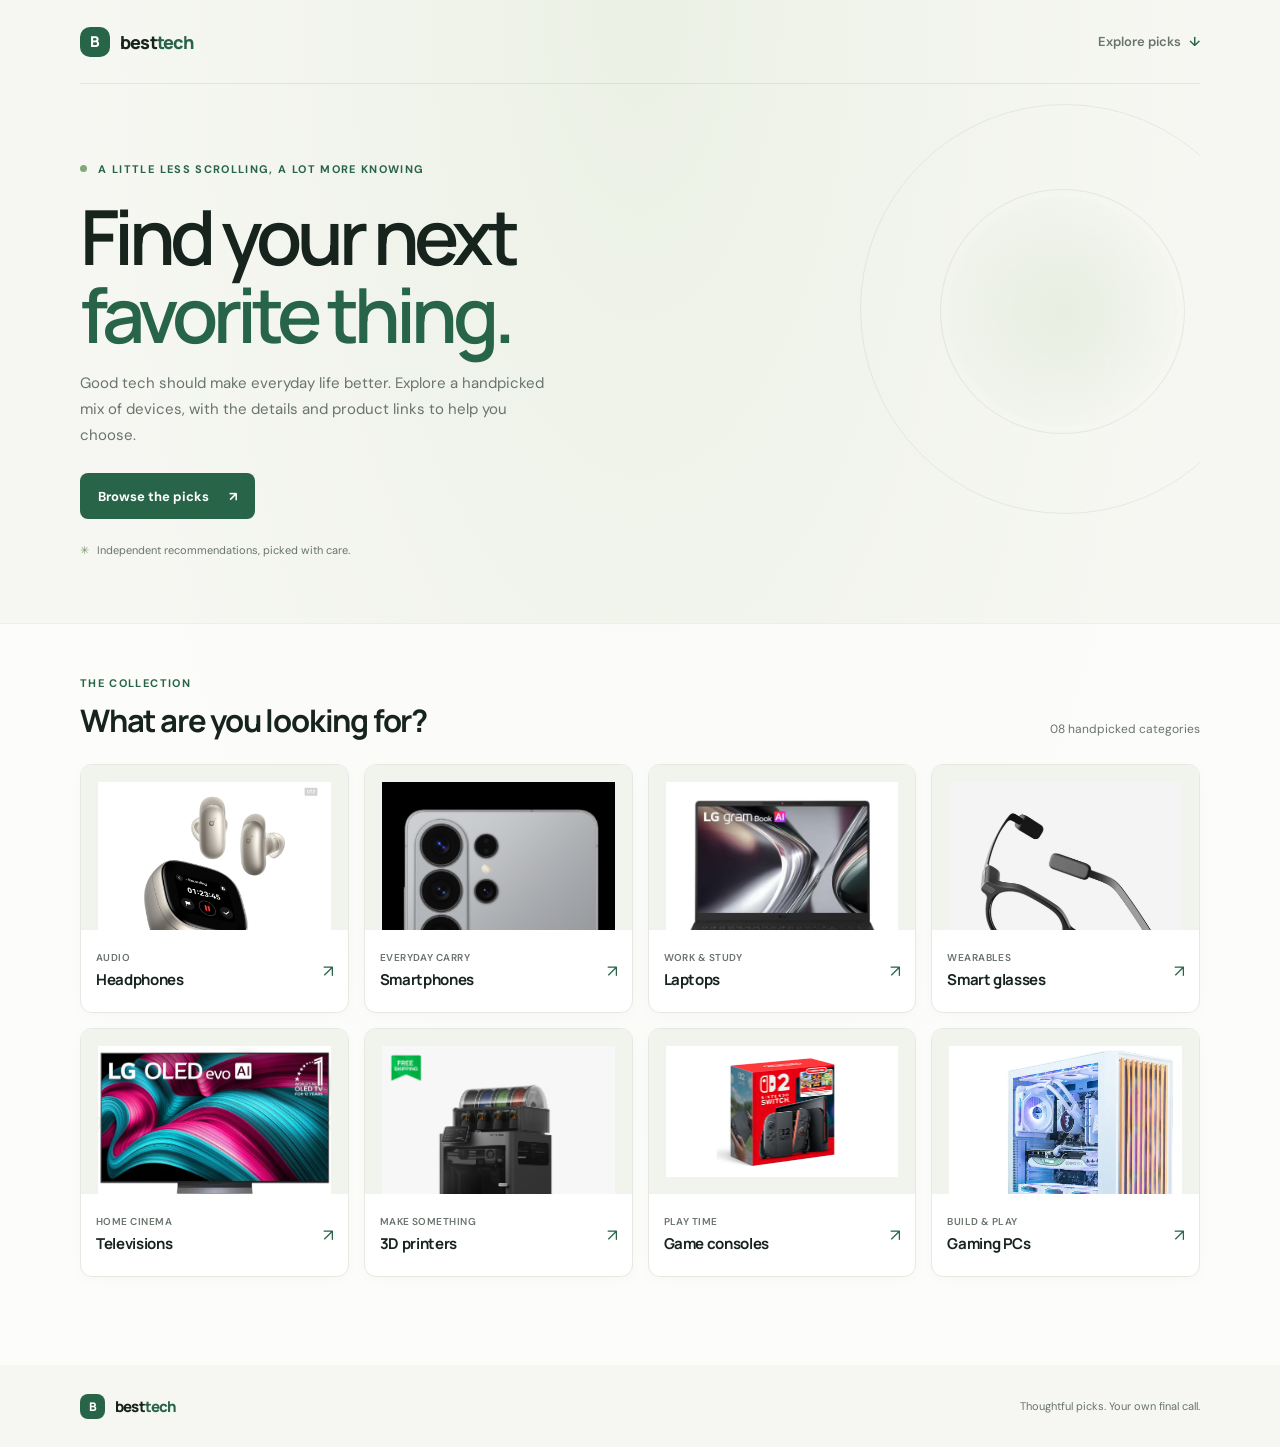
<file: index.html>
<!DOCTYPE html>
<html lang="en">
<head>
    <meta charset="UTF-8">
    <meta name="viewport" content="width=device-width, initial-scale=1.0">
    <meta name="theme-color" content="#f6f7f2">
    <meta name="description" content="Thoughtful tech picks for your everyday life, from headphones and phones to gaming PCs and 3D printers.">
    <title>Best Tech — thoughtful picks for better tech</title>
    <link rel="stylesheet" href="style.css">
</head>
<body class="home-page">
    <header class="site-header">
        <a class="brand" href="index.html" aria-label="Best Tech home">
            <span class="brand-mark" aria-hidden="true">B</span>
            <span>best<span class="brand-accent">tech</span></span>
        </a>
        <a class="header-link" href="#picks">Explore picks <span aria-hidden="true">↓</span></a>
    </header>

    <main>
        <section class="hero">
            <p class="eyebrow"><span class="eyebrow-dot"></span> A little less scrolling, a lot more knowing</p>
            <h1>Find your next<br><span>favorite thing.</span></h1>
            <p class="hero-copy">Good tech should make everyday life better. Explore a handpicked mix of devices, with the details and product links to help you choose.</p>
            <a class="hero-button" href="#picks">Browse the picks <span aria-hidden="true">↗</span></a>
            <div class="hero-note"><span aria-hidden="true">✳</span> Independent recommendations, picked with care.</div>
            <div class="hero-orbit orbit-one" aria-hidden="true"></div>
            <div class="hero-orbit orbit-two" aria-hidden="true"></div>
        </section>

        <section class="picks-section" id="picks">
            <div class="section-heading">
                <div>
                    <p class="eyebrow">The collection</p>
                    <h2>What are you looking for?</h2>
                </div>
                <p class="section-count">08 handpicked categories</p>
            </div>

            <div class="product-grid">
                <a class="pick-card" href="headphone.html">
                    <span class="pick-image"><img src="earbuds.png" alt=""></span>
                    <span class="pick-info"><span class="pick-category">Audio</span><span class="pick-title">Headphones</span><span class="pick-arrow" aria-hidden="true">↗</span></span>
                </a>
                <a class="pick-card" href="phone.html">
                    <span class="pick-image"><img src="phone.png" alt=""></span>
                    <span class="pick-info"><span class="pick-category">Everyday carry</span><span class="pick-title">Smartphones</span><span class="pick-arrow" aria-hidden="true">↗</span></span>
                </a>
                <a class="pick-card" href="computer.html">
                    <span class="pick-image"><img src="Laptop.png" alt=""></span>
                    <span class="pick-info"><span class="pick-category">Work & study</span><span class="pick-title">Laptops</span><span class="pick-arrow" aria-hidden="true">↗</span></span>
                </a>
                <a class="pick-card" href="glasses.html">
                    <span class="pick-image"><img src="glasses.png" alt=""></span>
                    <span class="pick-info"><span class="pick-category">Wearables</span><span class="pick-title">Smart glasses</span><span class="pick-arrow" aria-hidden="true">↗</span></span>
                </a>
                <a class="pick-card" href="tv.html">
                    <span class="pick-image"><img src="lg.png" alt=""></span>
                    <span class="pick-info"><span class="pick-category">Home cinema</span><span class="pick-title">Televisions</span><span class="pick-arrow" aria-hidden="true">↗</span></span>
                </a>
                <a class="pick-card" href="printer.html">
                    <span class="pick-image"><img src="3dprinter.png" alt=""></span>
                    <span class="pick-info"><span class="pick-category">Make something</span><span class="pick-title">3D printers</span><span class="pick-arrow" aria-hidden="true">↗</span></span>
                </a>
                <a class="pick-card" href="console.html">
                    <span class="pick-image"><img src="switch.png" alt=""></span>
                    <span class="pick-info"><span class="pick-category">Play time</span><span class="pick-title">Game consoles</span><span class="pick-arrow" aria-hidden="true">↗</span></span>
                </a>
                <a class="pick-card" href="pc.html">
                    <span class="pick-image"><img src="pc.png" alt=""></span>
                    <span class="pick-info"><span class="pick-category">Build & play</span><span class="pick-title">Gaming PCs</span><span class="pick-arrow" aria-hidden="true">↗</span></span>
                </a>
            </div>
        </section>
    </main>

    <footer class="site-footer">
        <a class="brand" href="index.html"><span class="brand-mark" aria-hidden="true">B</span><span>best<span class="brand-accent">tech</span></span></a>
        <p>Thoughtful picks. Your own final call.</p>
    </footer>
</body>
</html>
</file>
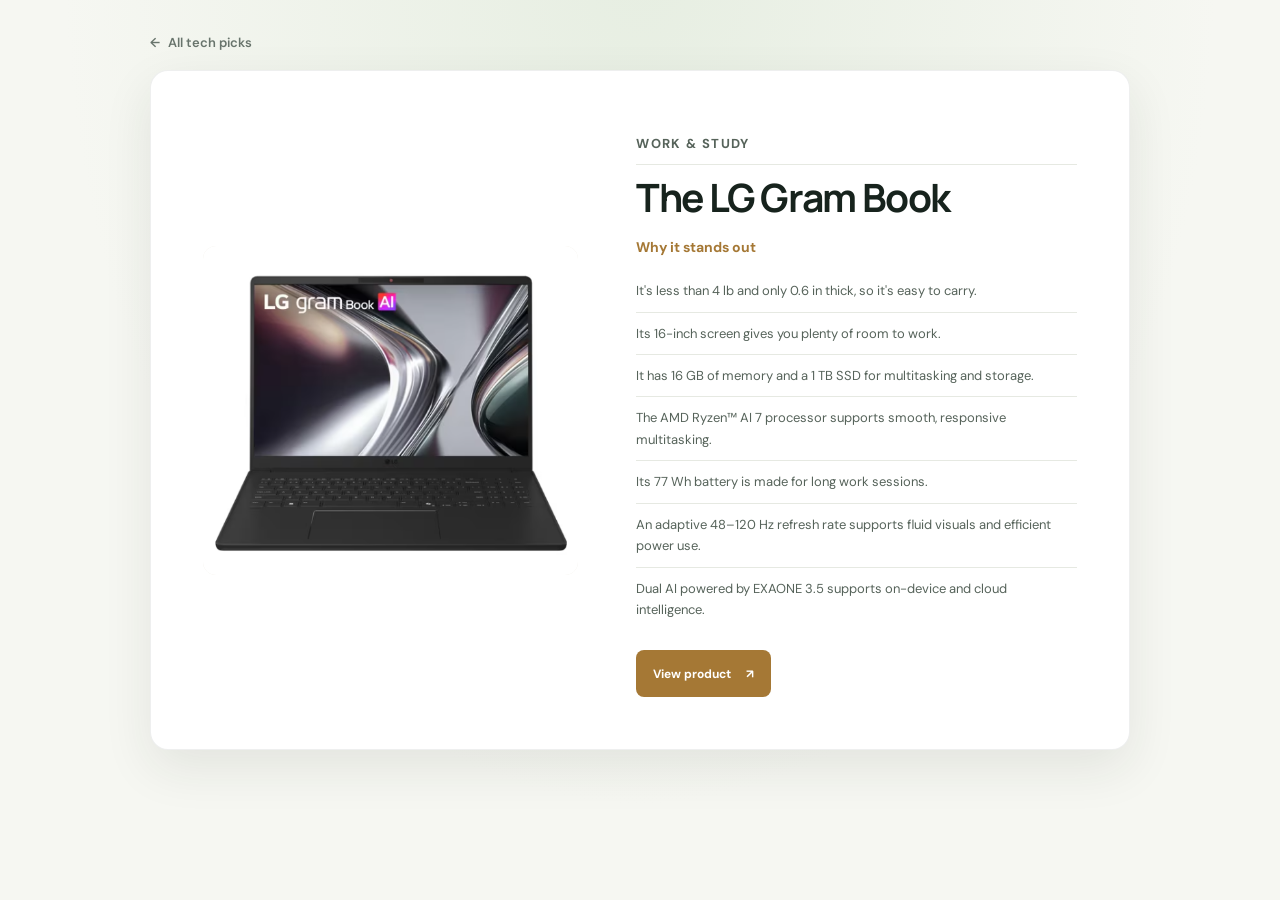
<file: computer.html>
<!DOCTYPE html>
<html lang="en">
<head>
    <meta charset="UTF-8">
    <meta name="viewport" content="width=device-width, initial-scale=1.0">
    <title>The Best Computer</title>
    <link rel="stylesheet" href="style.css">
</head>
<body class="product-page">
    <main class="product-layout">
        <a class="back-link" href="index.html"><span aria-hidden="true">←</span> All tech picks</a>
        <article class="product-card product-laptop">
            <div class="product-image"><img src="Laptop.png" alt="The LG Gram Book laptop"></div>
            <div class="product-copy">
                <p class="eyebrow">Work & study</p>
                <h1>The LG Gram Book</h1>
                <h2>Why it stands out</h2>
                <p>It's less than 4 lb and only 0.6 in thick, so it's easy to carry.</p>
                <p>Its 16-inch screen gives you plenty of room to work.</p>
                <p>It has 16 GB of memory and a 1 TB SSD for multitasking and storage.</p>
                <p>The AMD Ryzen™ AI 7 processor supports smooth, responsive multitasking.</p>
                <p>Its 77 Wh battery is made for long work sessions.</p>
                <p>An adaptive 48–120 Hz refresh rate supports fluid visuals and efficient power use.</p>
                <p>Dual AI powered by EXAONE 3.5 supports on-device and cloud intelligence.</p>
                <a class="product-link" href="https://www.lg.com/us/laptops/lg-16u55u-h.au77u3-gram-laptop" target="_blank" rel="noopener noreferrer">View product <span aria-hidden="true">↗</span></a>
            </div>
        </article>
    </main>
</body>
</html>
</file>
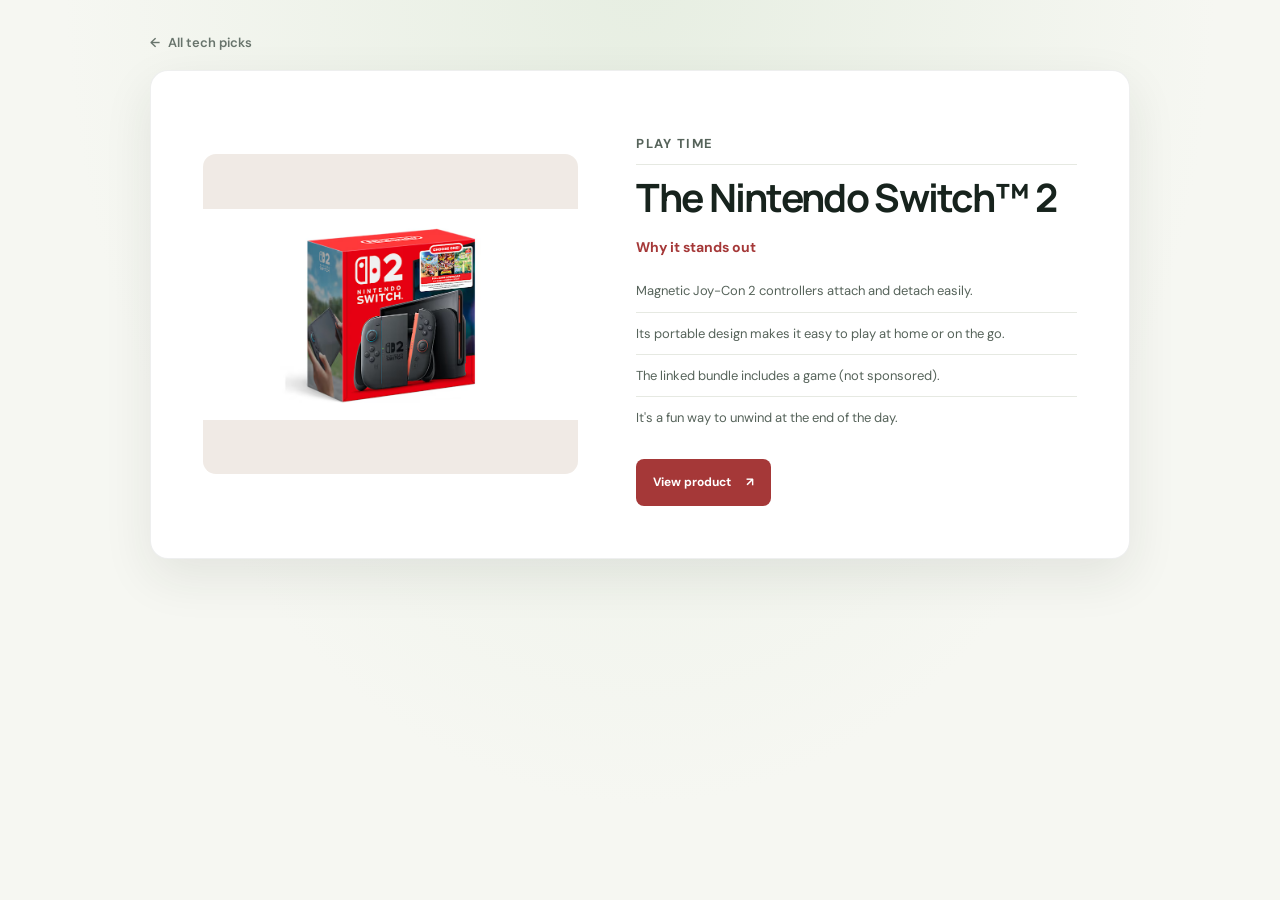
<file: console.html>
<!DOCTYPE html>
<html lang="en">
<head>
    <meta charset="UTF-8">
    <meta name="viewport" content="width=device-width, initial-scale=1.0">
    <title>The Best Gaming Console</title>
    <link rel="stylesheet" href="style.css">
</head>
<body class="product-page">
    <main class="product-layout">
        <a class="back-link" href="index.html"><span aria-hidden="true">←</span> All tech picks</a>
        <article class="product-card product-console">
            <div class="product-image"><img src="switch.png" alt="Nintendo Switch 2 console"></div>
            <div class="product-copy">
                <p class="eyebrow">Play time</p>
                <h1>The Nintendo Switch™ 2</h1>
                <h2>Why it stands out</h2>
                <p>Magnetic Joy-Con 2 controllers attach and detach easily.</p>
                <p>Its portable design makes it easy to play at home or on the go.</p>
                <p>The linked bundle includes a game (not sponsored).</p>
                <p>It's a fun way to unwind at the end of the day.</p>
                <a class="product-link" href="https://www.nintendo.com/us/store/products/nintendo-switch-2-choose-bundle-128060/" target="_blank" rel="noopener noreferrer">View product <span aria-hidden="true">↗</span></a>
            </div>
        </article>
    </main>
</body>
</html>
</file>
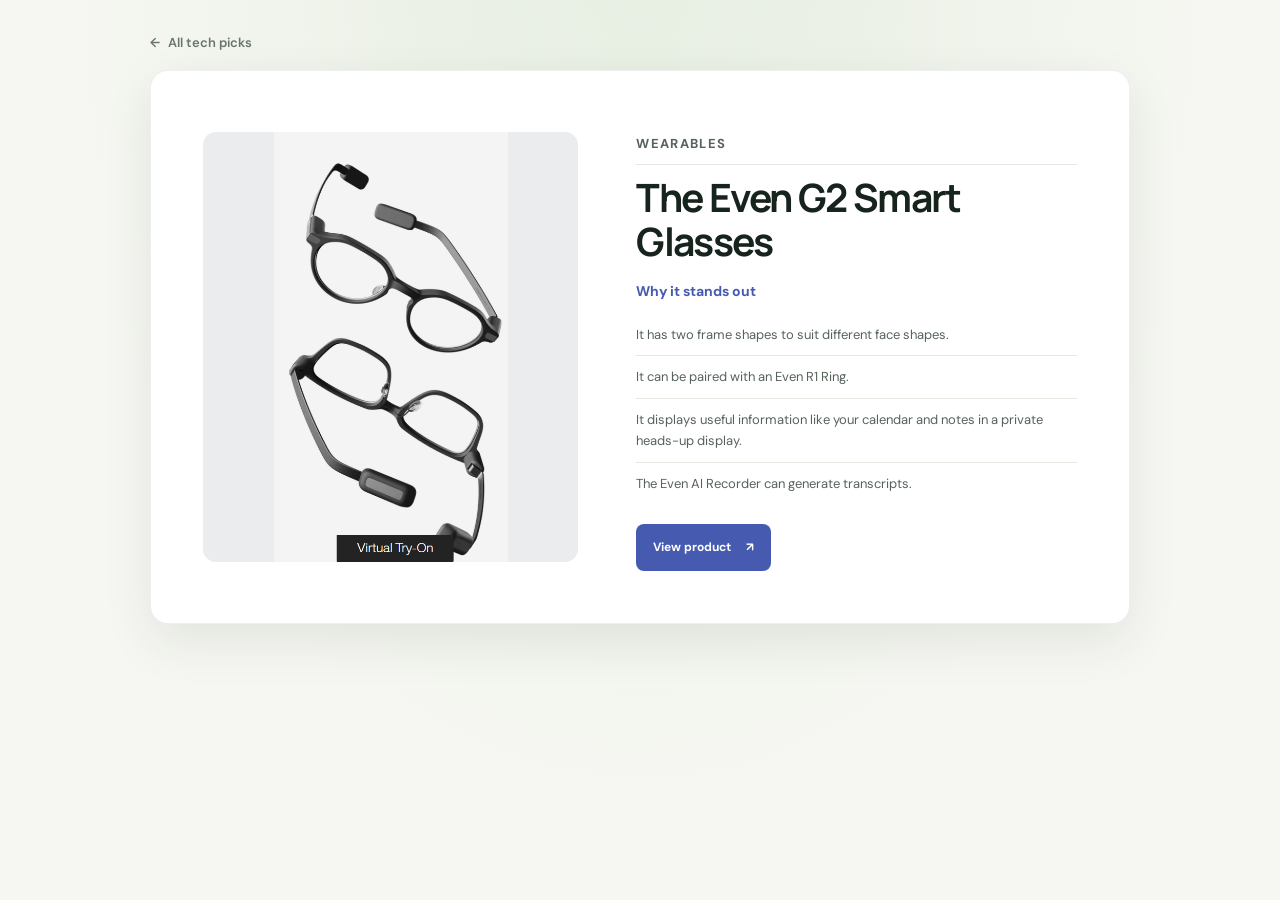
<file: glasses.html>
<!DOCTYPE html>
<html lang="en">
<head>
    <meta charset="UTF-8">
    <meta name="viewport" content="width=device-width, initial-scale=1.0">
    <title>The Best Glasses</title>
    <link rel="stylesheet" href="style.css">
</head>
<body class="product-page">
    <main class="product-layout">
        <a class="back-link" href="index.html"><span aria-hidden="true">←</span> All tech picks</a>
        <article class="product-card product-glasses">
            <div class="product-image"><img src="glasses.png" alt="The Even G2 Smart Glasses"></div>
            <div class="product-copy">
                <p class="eyebrow">Wearables</p>
                <h1>The Even G2 Smart Glasses</h1>
                <h2>Why it stands out</h2>
                <p>It has two frame shapes to suit different face shapes.</p>
                <p>It can be paired with an Even R1 Ring.</p>
                <p>It displays useful information like your calendar and notes in a private heads-up display.</p>
                <p>The Even AI Recorder can generate transcripts.</p>
                <a class="product-link" href="https://www.evenrealities.com/smart-glasses" target="_blank" rel="noopener noreferrer">View product <span aria-hidden="true">↗</span></a>
            </div>
        </article>
    </main>
</body>
</html>
</file>
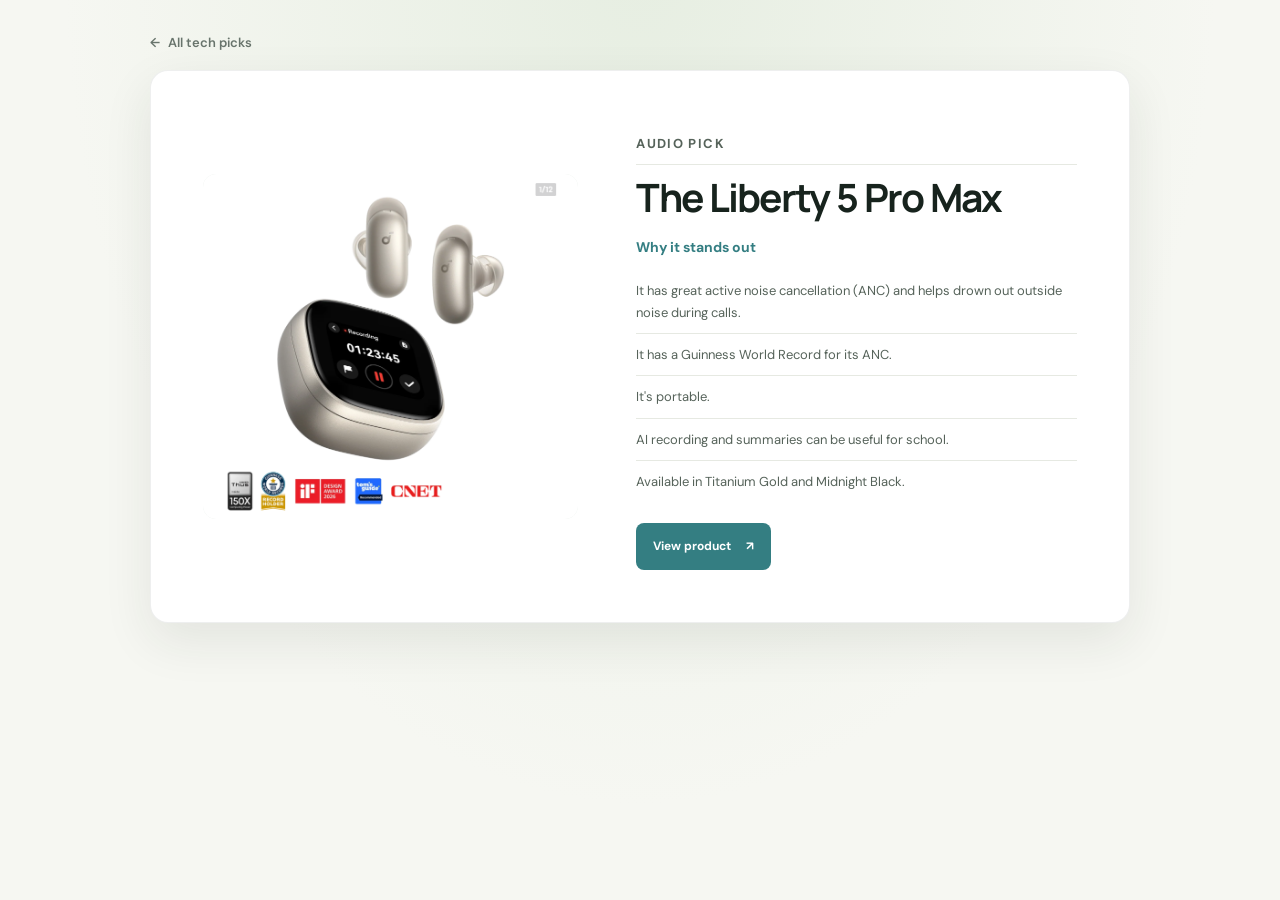
<file: headphone.html>
<!DOCTYPE html>
<html lang="en">
<head>
    <meta charset="UTF-8">
    <meta name="viewport" content="width=device-width, initial-scale=1.0">
    <title>The Best Headphones</title>
    <link rel="stylesheet" href="style.css">
</head>
<body class="product-page">
    <main class="product-layout">
        <a class="back-link" href="index.html"><span aria-hidden="true">←</span> All tech picks</a>
        <article class="product-card product-headphones">
            <div class="product-image"><img src="earbuds.png" alt="Liberty 5 Pro Max earbuds"></div>
            <div class="product-copy">
                <p class="eyebrow">Audio pick</p>
                <h1>The Liberty 5 Pro Max</h1>
                <h2>Why it stands out</h2>
                <p>It has great active noise cancellation (ANC) and helps drown out outside noise during calls.</p>
                <p>It has a Guinness World Record for its ANC.</p>
                <p>It's portable.</p>
                <p>AI recording and summaries can be useful for school.</p>
                <p>Available in Titanium Gold and Midnight Black.</p>
                <a class="product-link" href="https://www.soundcore.com/products/d1204-liberty-5-pro-max-ai-recording-earbuds?ref=image_hero_banner&_gl=1*s1zkla*_up*MQ..*_ga*MTI4MTQ3Njc4Mi4xNzg0NjQyNDk4*_ga_B96MBK3KMF*czE3ODQ2NDI0OTckbzEkZzAkdDE3ODQ2NDI0OTckajYwJGwwJGgwJGRCSHFpS3NtRzdsNm5jRDVTbjFBVVdlU1dWX3V5cXRBVm9R*_ga_R0BRMRK4CY*czE3ODQ2NDI0OTckbzEkZzAkdDE3ODQ2NDI0OTckajYwJGwwJGgxMDIwMjMzMDA1JGR6VGZtQ01hRlpLazBONHZyc1FaNHE4Q2I3VTJBU3RYVThn" target="_blank" rel="noopener noreferrer">View product <span aria-hidden="true">↗</span></a>
            </div>
        </article>
    </main>
</body>
</html>
</file>
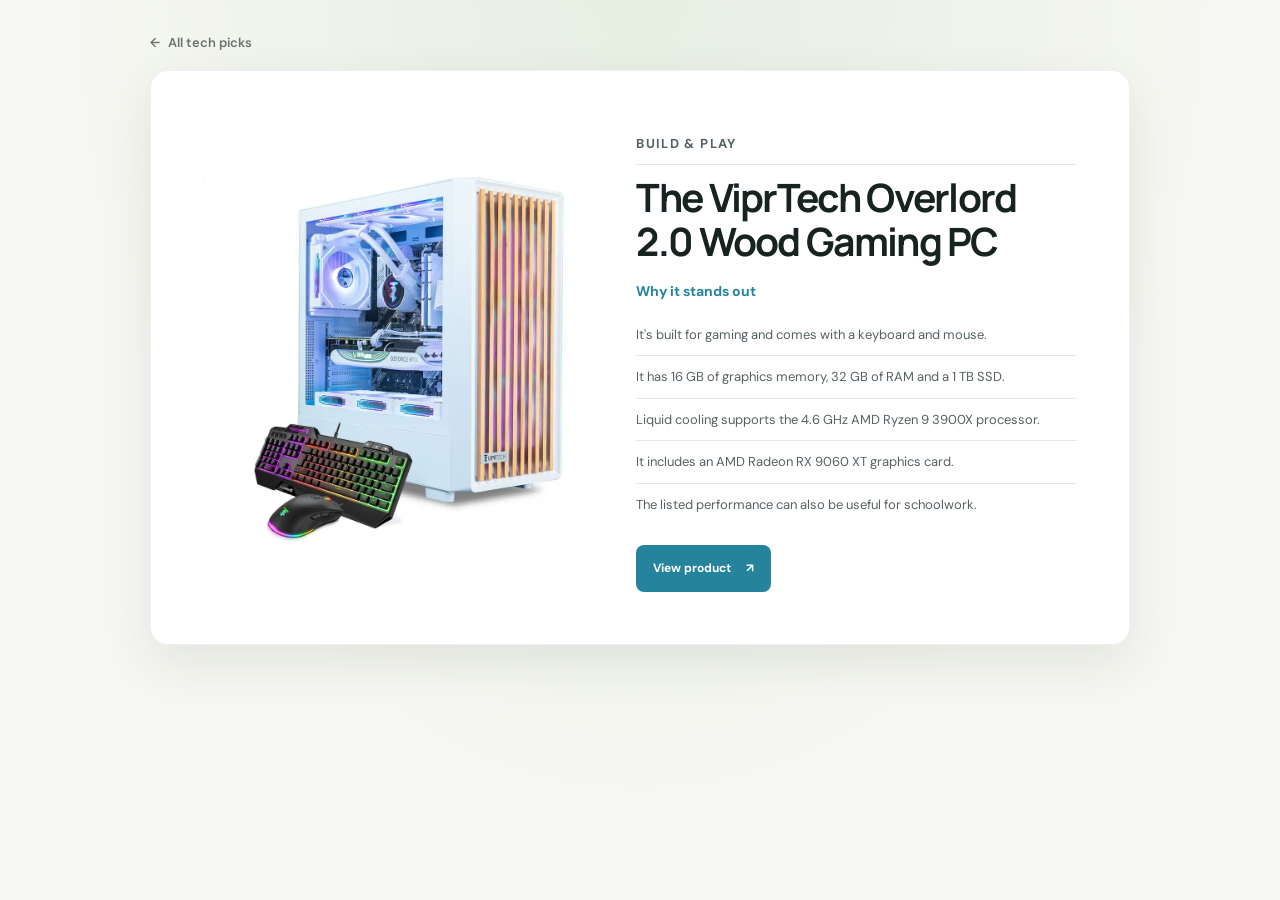
<file: pc.html>
<!DOCTYPE html>
<html lang="en">
<head>
    <meta charset="UTF-8">
    <meta name="viewport" content="width=device-width, initial-scale=1.0">
    <title>The Best Gaming PC</title>
    <link rel="stylesheet" href="style.css">
</head>
<body class="product-page">
    <main class="product-layout">
        <a class="back-link" href="index.html"><span aria-hidden="true">←</span> All tech picks</a>
        <article class="product-card product-pc">
            <div class="product-image"><img src="pc.png" alt="ViprTech Overlord 2.0 Wood Gaming PC"></div>
            <div class="product-copy">
                <p class="eyebrow">Build & play</p>
                <h1>The ViprTech Overlord 2.0 Wood Gaming PC</h1>
                <h2>Why it stands out</h2>
                <p>It's built for gaming and comes with a keyboard and mouse.</p>
                <p>It has 16 GB of graphics memory, 32 GB of RAM and a 1 TB SSD.</p>
                <p>Liquid cooling supports the 4.6 GHz AMD Ryzen 9 3900X processor.</p>
                <p>It includes an AMD Radeon RX 9060 XT graphics card.</p>
                <p>The listed performance can also be useful for schoolwork.</p>
                <a class="product-link" href="https://www.bestbuy.com/product/viprtech-overlord-2-0-wood-gaming-pc-amd-ryzen-9-3900x-4-6ghz-liquid-cooled-amd-rx-9060-xt-16gb-32gb-ram-1tb-ssd-w-white/JCYHXFPJ55" target="_blank" rel="noopener noreferrer">View product <span aria-hidden="true">↗</span></a>
            </div>
        </article>
    </main>
</body>
</html>
</file>
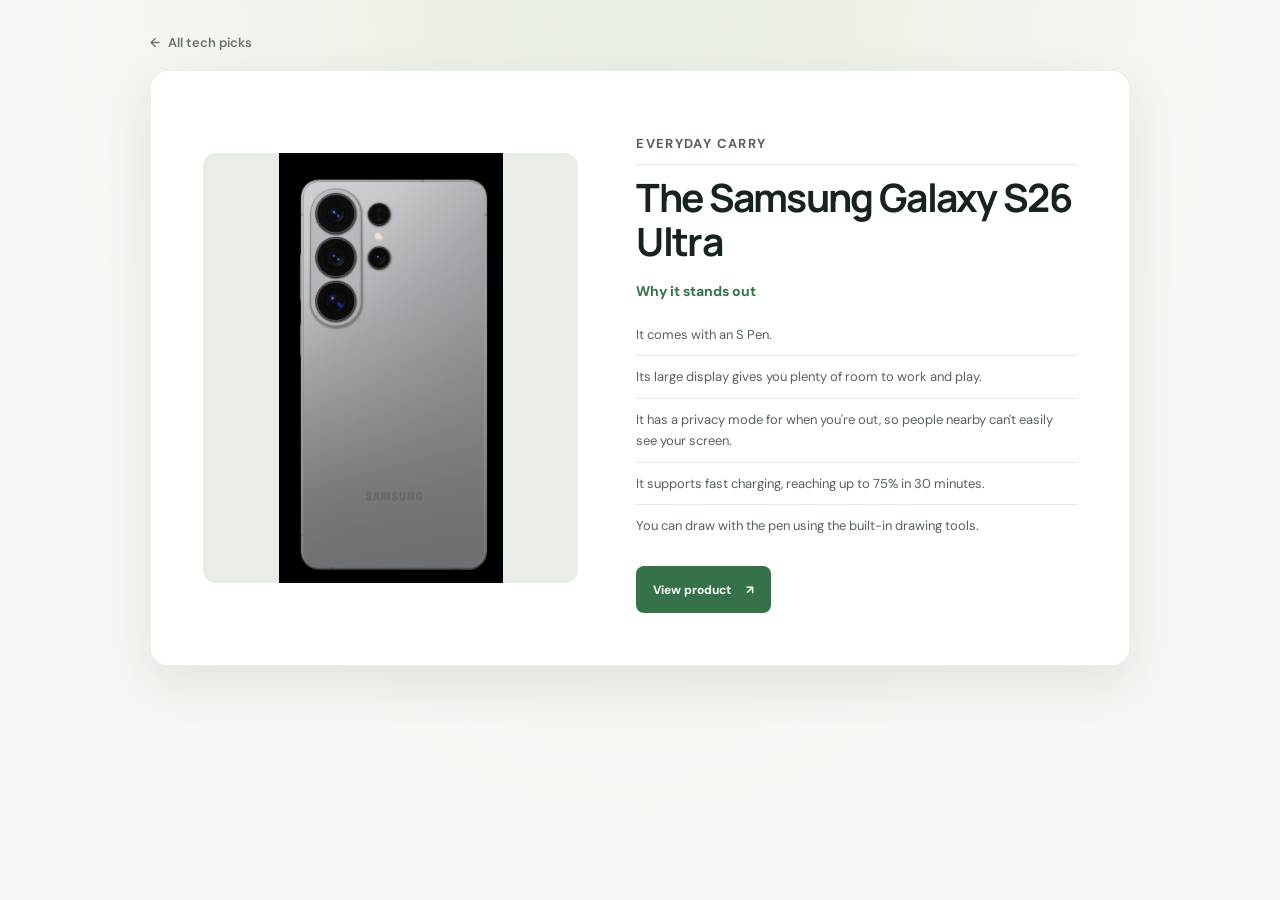
<file: phone.html>
<!DOCTYPE html>
<html lang="en">
<head>
    <meta charset="UTF-8">
    <meta name="viewport" content="width=device-width, initial-scale=1.0">
    <title>The Best Phone</title>
    <link rel="stylesheet" href="style.css">
</head>
<body class="product-page">
    <main class="product-layout">
        <a class="back-link" href="index.html"><span aria-hidden="true">←</span> All tech picks</a>
        <article class="product-card product-phone">
            <div class="product-image"><img src="phone.png" alt="Samsung Galaxy S26 Ultra"></div>
            <div class="product-copy">
                <p class="eyebrow">Everyday carry</p>
                <h1>The Samsung Galaxy S26 Ultra</h1>
                <h2>Why it stands out</h2>
                <p>It comes with an S Pen.</p>
                <p>Its large display gives you plenty of room to work and play.</p>
                <p>It has a privacy mode for when you're out, so people nearby can't easily see your screen.</p>
                <p>It supports fast charging, reaching up to 75% in 30 minutes.</p>
                <p>You can draw with the pen using the built-in drawing tools.</p>
                <a class="product-link" href="https://www.samsung.com/us/smartphones/galaxy-s26-ultra/" target="_blank" rel="noopener noreferrer">View product <span aria-hidden="true">↗</span></a>
            </div>
        </article>
    </main>
</body>
</html>
</file>
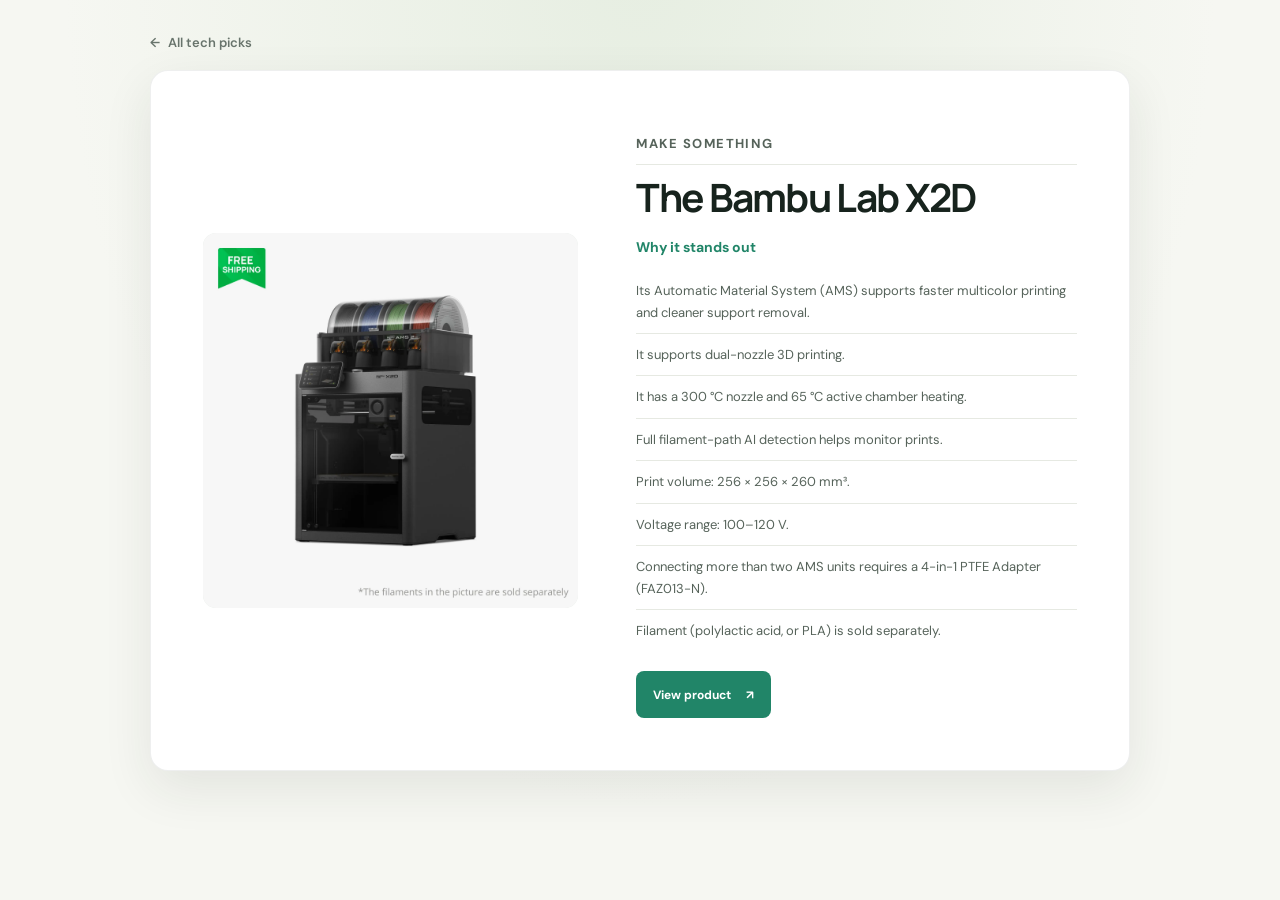
<file: printer.html>
<!DOCTYPE html>
<html lang="en">
<head>
    <meta charset="UTF-8">
    <meta name="viewport" content="width=device-width, initial-scale=1.0">
    <title>The Best 3D Printer</title>
    <link rel="stylesheet" href="style.css">
</head>
<body class="product-page">
    <main class="product-layout">
        <a class="back-link" href="index.html"><span aria-hidden="true">←</span> All tech picks</a>
        <article class="product-card product-printer">
            <div class="product-image"><img src="3dprinter.png" alt="Bambu Lab X2D 3D printer"></div>
            <div class="product-copy">
                <p class="eyebrow">Make something</p>
                <h1>The Bambu Lab X2D</h1>
                <h2>Why it stands out</h2>
                <p>Its Automatic Material System (AMS) supports faster multicolor printing and cleaner support removal.</p>
                <p>It supports dual-nozzle 3D printing.</p>
                <p>It has a 300 °C nozzle and 65 °C active chamber heating.</p>
                <p>Full filament-path AI detection helps monitor prints.</p>
                <p>Print volume: 256 × 256 × 260 mm³.</p>
                <p>Voltage range: 100–120 V.</p>
                <p>Connecting more than two AMS units requires a 4-in-1 PTFE Adapter (FAZ013-N).</p>
                <p>Filament (polylactic acid, or PLA) is sold separately.</p>
                <a class="product-link" href="https://us.store.bambulab.com/products/x2d?from=navigation" target="_blank" rel="noopener noreferrer">View product <span aria-hidden="true">↗</span></a>
            </div>
        </article>
    </main>
</body>
</html>
</file>
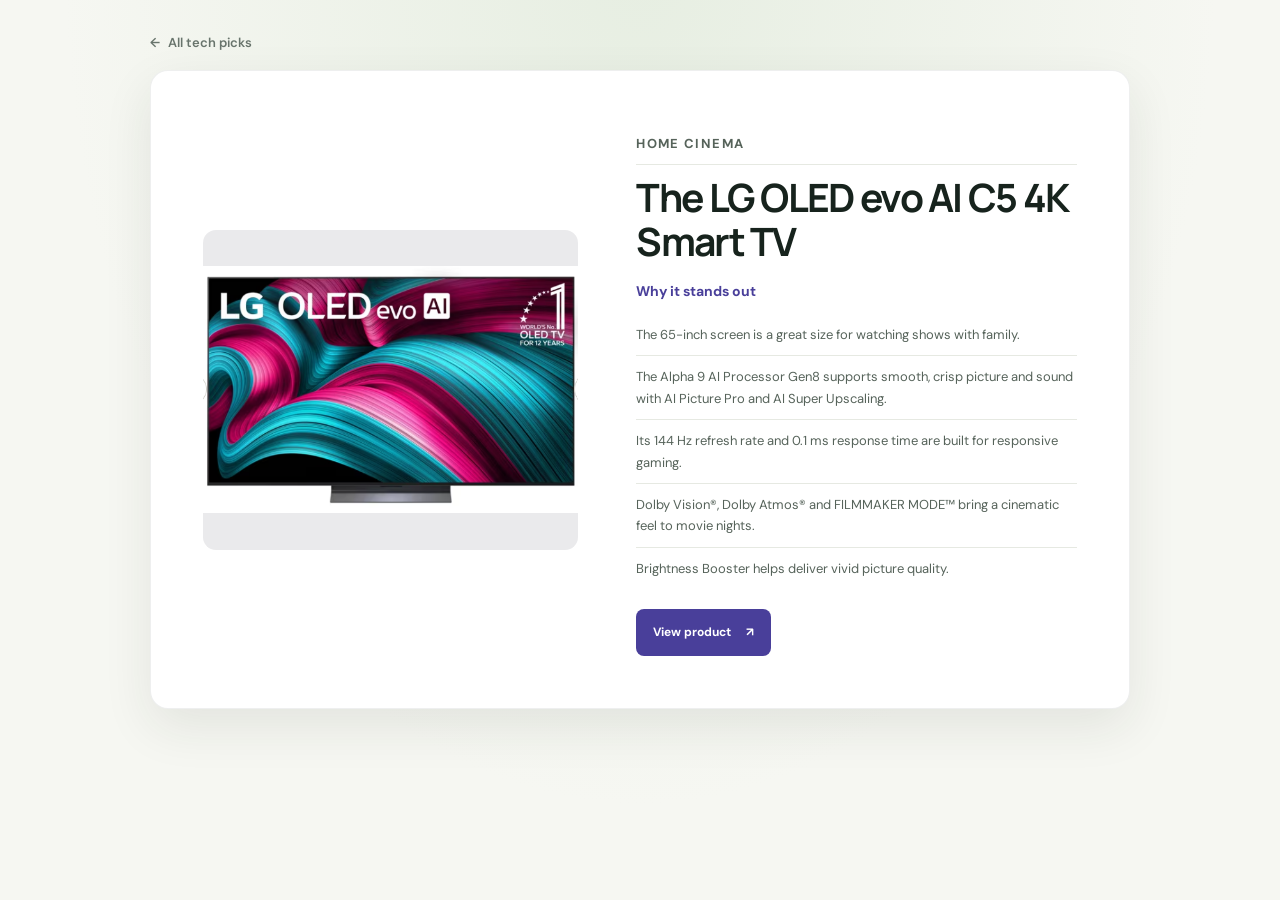
<file: tv.html>
<!DOCTYPE html>
<html lang="en">
<head>
    <meta charset="UTF-8">
    <meta name="viewport" content="width=device-width, initial-scale=1.0">
    <title>The Best Tv</title>
    <link rel="stylesheet" href="style.css">
</head>
<body class="product-page">
    <main class="product-layout">
        <a class="back-link" href="index.html"><span aria-hidden="true">←</span> All tech picks</a>
        <article class="product-card product-tv">
            <div class="product-image"><img src="lg.png" alt="LG OLED Evo AI C5 television"></div>
            <div class="product-copy">
                <p class="eyebrow">Home cinema</p>
                <h1>The LG OLED evo AI C5 4K Smart TV</h1>
                <h2>Why it stands out</h2>
                <p>The 65-inch screen is a great size for watching shows with family.</p>
                <p>The Alpha 9 AI Processor Gen8 supports smooth, crisp picture and sound with AI Picture Pro and AI Super Upscaling.</p>
                <p>Its 144 Hz refresh rate and 0.1 ms response time are built for responsive gaming.</p>
                <p>Dolby Vision®, Dolby Atmos® and FILMMAKER MODE™ bring a cinematic feel to movie nights.</p>
                <p>Brightness Booster helps deliver vivid picture quality.</p>
                <a class="product-link" href="https://www.lg.com/us/tvs/lg-oled65c5pua-oled-4k-tv" target="_blank" rel="noopener noreferrer">View product <span aria-hidden="true">↗</span></a>
            </div>
        </article>
    </main>
</body>
</html>
</file>
<file: style.css>
@import url("https://fonts.googleapis.com/css2?family=DM+Sans:wght@400;500;600;700&family=Manrope:wght@400;500;600;700;800&display=swap");

:root {
    color-scheme: light;
    --ink: #17231d;
    --muted: #68746c;
    --paper: #f6f7f2;
    --surface: #ffffff;
    --green: #286548;
    --green-dark: #1d5038;
    --line: #e6e9e2;
    --shadow: 0 18px 50px rgba(28, 48, 36, 0.09);
}

* {
    box-sizing: border-box;
}

html {
    scroll-behavior: smooth;
}

body {
    min-width: 320px;
    margin: 0;
    background: var(--paper);
    color: var(--ink);
    font-family: "DM Sans", "Segoe UI", sans-serif;
    -webkit-font-smoothing: antialiased;
}

a {
    color: inherit;
}

.home-page {
    background:
        radial-gradient(ellipse at 50% 0, rgba(229, 237, 221, 0.6), transparent 34rem),
        var(--paper);
}

.site-header,
.site-footer {
    width: min(1120px, calc(100% - 64px));
    margin: 0 auto;
}

.site-header {
    min-height: 84px;
    display: flex;
    justify-content: space-between;
    align-items: center;
    border-bottom: 1px solid rgba(23, 35, 29, 0.08);
}

.brand {
    display: inline-flex;
    align-items: center;
    gap: 10px;
    color: var(--ink);
    font-family: "Manrope", sans-serif;
    font-size: 18px;
    font-weight: 800;
    letter-spacing: -0.8px;
    text-decoration: none;
}

.brand-mark {
    width: 30px;
    height: 30px;
    display: inline-grid;
    place-items: center;
    border-radius: 10px;
    background: var(--green);
    color: #fff;
    font-size: 15px;
}

.brand-accent {
    color: var(--green);
}

.header-link {
    color: var(--muted);
    font-size: 13px;
    font-weight: 600;
    text-decoration: none;
}

.header-link span {
    margin-left: 5px;
    color: var(--green);
}

.hero {
    position: relative;
    isolation: isolate;
    width: min(1120px, calc(100% - 64px));
    min-height: 390px;
    margin: 0 auto;
    padding: 78px 0 66px;
    overflow: hidden;
}

.hero > :not(.hero-orbit) {
    position: relative;
    z-index: 1;
}

.eyebrow {
    margin: 0;
    color: var(--green);
    font-size: 11px;
    font-weight: 700;
    letter-spacing: 1.35px;
    text-transform: uppercase;
}

.eyebrow-dot {
    width: 7px;
    height: 7px;
    display: inline-block;
    margin: 0 7px 1px 0;
    border-radius: 50%;
    background: #82a879;
}

.hero h1 {
    margin: 21px 0 16px;
    font-family: "Manrope", sans-serif;
    font-size: clamp(46px, 7vw, 76px);
    font-weight: 600;
    letter-spacing: -5px;
    line-height: 1.03;
}

.hero h1 span {
    color: var(--green);
}

.hero-copy {
    max-width: 470px;
    margin: 0;
    color: var(--muted);
    font-size: 15px;
    line-height: 1.75;
}

.hero-button {
    min-height: 46px;
    display: inline-flex;
    align-items: center;
    gap: 20px;
    margin-top: 25px;
    padding: 0 18px;
    border-radius: 8px;
    background: var(--green);
    color: #fff;
    font-size: 13px;
    font-weight: 700;
    text-decoration: none;
    transition: background 160ms ease, transform 160ms ease;
}

.hero-button:hover {
    transform: translateY(-2px);
    background: var(--green-dark);
}

.hero-note {
    margin-top: 24px;
    color: var(--muted);
    font-size: 11px;
}

.hero-note span {
    margin-right: 5px;
    color: #769866;
}

.hero-orbit {
    position: absolute;
    z-index: 0;
    right: -70px;
    top: 20px;
    width: 410px;
    aspect-ratio: 1;
    border: 1px solid rgba(40, 101, 72, 0.09);
    border-radius: 50%;
}

.orbit-two {
    right: 15px;
    top: 105px;
    width: 245px;
    background: radial-gradient(circle, rgba(226, 234, 218, 0.7), rgba(226, 234, 218, 0.1) 66%, transparent 67%);
}

.picks-section {
    padding: 52px max(32px, calc((100% - 1120px) / 2)) 88px;
    background: rgba(255, 255, 255, 0.68);
    border-top: 1px solid rgba(23, 35, 29, 0.06);
}

.section-heading {
    display: flex;
    align-items: end;
    justify-content: space-between;
    gap: 16px;
    margin-bottom: 23px;
}

.section-heading h2 {
    margin: 9px 0 0;
    font-family: "Manrope", sans-serif;
    font-size: clamp(23px, 3vw, 31px);
    letter-spacing: -1.2px;
}

.section-count {
    margin: 0 0 4px;
    color: var(--muted);
    font-size: 12px;
}

.product-grid {
    display: grid;
    grid-template-columns: repeat(4, minmax(0, 1fr));
    gap: 15px;
}

.pick-card {
    min-width: 0;
    overflow: hidden;
    border: 1px solid var(--line);
    border-radius: 12px;
    background: var(--surface);
    text-decoration: none;
    box-shadow: 0 3px 12px rgba(28, 48, 36, 0.025);
    transition: transform 180ms ease, box-shadow 180ms ease, border-color 180ms ease;
}

.pick-card:hover {
    transform: translateY(-4px);
    border-color: #d5dfd3;
    box-shadow: var(--shadow);
}

.pick-image {
    height: 165px;
    display: grid;
    place-items: center;
    overflow: hidden;
    background: #f1f3ed;
}

.pick-image img {
    width: 100%;
    height: 100%;
    padding: 17px;
    object-fit: contain;
    transition: transform 200ms ease;
}

.pick-card:hover .pick-image img {
    transform: scale(1.04);
}

.pick-info {
    position: relative;
    min-height: 82px;
    display: flex;
    flex-direction: column;
    justify-content: center;
    gap: 5px;
    padding: 13px 40px 14px 15px;
}

.pick-category {
    color: var(--muted);
    font-size: 10px;
    font-weight: 600;
    letter-spacing: 0.45px;
    text-transform: uppercase;
}

.pick-title {
    font-family: "Manrope", sans-serif;
    font-size: 15px;
    font-weight: 700;
    letter-spacing: -0.35px;
}

.pick-arrow {
    position: absolute;
    right: 14px;
    top: 50%;
    color: var(--green);
    font-size: 17px;
    transform: translateY(-50%);
}

.site-footer {
    min-height: 82px;
    display: flex;
    justify-content: space-between;
    align-items: center;
    gap: 16px;
}

.site-footer .brand {
    font-size: 15px;
}

.site-footer .brand-mark {
    width: 25px;
    height: 25px;
    border-radius: 8px;
    font-size: 12px;
}

.site-footer p {
    margin: 0;
    color: var(--muted);
    font-size: 11px;
}

.product-page {
    min-height: 100vh;
    padding: 30px 24px 64px;
    background:
        radial-gradient(ellipse at 50% -5%, rgba(225, 235, 220, 0.74), transparent 36rem),
        var(--paper);
}

.product-layout {
    width: min(100%, 980px);
    margin: 0 auto;
}

.back-link {
    display: inline-flex;
    align-items: center;
    gap: 8px;
    margin: 4px 0 19px;
    color: var(--muted);
    font-size: 13px;
    font-weight: 600;
    text-decoration: none;
    transition: color 160ms ease;
}

.back-link:hover {
    color: var(--green);
}

.product-card {
    --product-accent: #286548;
    display: grid;
    grid-template-columns: minmax(0, 0.92fr) minmax(0, 1.08fr);
    align-items: center;
    gap: clamp(24px, 5vw, 58px);
    padding: clamp(22px, 5vw, 52px);
    border: 1px solid rgba(23, 35, 29, 0.07);
    border-radius: 18px;
    background: var(--surface);
    box-shadow: var(--shadow);
}

.product-image {
    min-width: 0;
    min-height: 320px;
    display: grid;
    place-items: center;
    overflow: hidden;
    border-radius: 13px;
    background: color-mix(in srgb, var(--product-accent) 7%, #f6f7f2);
}

.product-image img {
    display: block;
    width: 100%;
    height: 100%;
    max-height: 430px;
    object-fit: contain;
}

.product-copy {
    min-width: 0;
}

.product-copy h1 {
    margin: 11px 0 18px;
    font-family: "Manrope", sans-serif;
    font-size: clamp(27px, 4vw, 39px);
    font-weight: 700;
    letter-spacing: -1.7px;
    line-height: 1.12;
    overflow-wrap: anywhere;
}

.product-copy h2 {
    margin: 0 0 14px;
    color: var(--product-accent);
    font-size: 14px;
    font-weight: 700;
}

.product-copy p {
    margin: 0;
    padding: 10px 0;
    border-bottom: 1px solid var(--line);
    color: #56635a;
    font-size: 13px;
    line-height: 1.65;
}

.product-copy p:last-of-type {
    border-bottom: 0;
}

.product-link {
    min-height: 47px;
    display: inline-flex;
    align-items: center;
    justify-content: center;
    gap: 15px;
    margin-top: 20px;
    padding: 0 17px;
    border-radius: 8px;
    background: var(--product-accent);
    color: #fff;
    font-size: 12px;
    font-weight: 700;
    line-height: 1.4;
    text-decoration: none;
    transition: filter 160ms ease, transform 160ms ease;
}

.product-link:hover {
    transform: translateY(-2px);
    filter: brightness(0.92);
}

.product-headphones { --product-accent: #347e82; }
.product-phone { --product-accent: #35724a; }
.product-laptop { --product-accent: #a57835; }
.product-glasses { --product-accent: #465bb0; }
.product-tv { --product-accent: #493f9a; }
.product-printer { --product-accent: #218568; }
.product-console { --product-accent: #a53838; }
.product-pc { --product-accent: #25839b; }

@media (max-width: 900px) {
    .product-grid {
        grid-template-columns: repeat(2, minmax(0, 1fr));
    }

    .product-card {
        gap: 28px;
        padding: 30px;
    }

    .product-image {
        min-height: 280px;
    }
}

@media (max-width: 600px) {
    .site-header,
    .site-footer,
    .hero {
        width: calc(100% - 40px);
    }

    .site-header {
        min-height: 68px;
    }

    .hero {
        min-height: 0;
        padding: 59px 0 48px;
    }

    .hero h1 {
        margin-top: 18px;
        font-size: clamp(43px, 13vw, 61px);
        letter-spacing: -3.2px;
    }

    .hero-copy {
        max-width: 400px;
        font-size: 14px;
    }

    .hero-orbit {
        right: -225px;
        top: 34px;
        width: 330px;
    }

    .orbit-two {
        right: -105px;
        top: 103px;
        width: 215px;
    }

    .picks-section {
        padding: 38px 20px 54px;
    }

    .section-heading {
        align-items: start;
        flex-direction: column;
        gap: 9px;
        margin-bottom: 18px;
    }

    .section-count {
        font-size: 11px;
    }

    .product-grid {
        gap: 11px;
    }

    .pick-image {
        height: clamp(112px, 33vw, 155px);
    }

    .pick-image img {
        padding: 10px;
    }

    .pick-info {
        min-height: 73px;
        gap: 4px;
        padding: 10px 29px 10px 11px;
    }

    .pick-category {
        font-size: 8px;
        letter-spacing: 0.25px;
    }

    .pick-title {
        font-size: 13px;
    }

    .pick-arrow {
        right: 9px;
        font-size: 14px;
    }

    .site-footer {
        min-height: 74px;
    }

    .site-footer p {
        max-width: 145px;
        text-align: right;
        line-height: 1.5;
    }

    .product-page {
        padding: 18px 15px 34px;
    }

    .back-link {
        margin: 3px 0 13px;
    }

    .product-card {
        grid-template-columns: minmax(0, 1fr);
        gap: 22px;
        padding: 16px;
        border-radius: 14px;
    }

    .product-image {
        min-height: 0;
        height: clamp(210px, 66vw, 310px);
        border-radius: 10px;
    }

    .product-image img {
        max-height: 100%;
    }

    .product-copy h1 {
        margin-top: 8px;
        font-size: clamp(28px, 8vw, 36px);
        letter-spacing: -1.2px;
    }

    .product-copy p {
        font-size: 13px;
    }

    .product-link {
        width: 100%;
        margin-top: 16px;
    }
}

@media (prefers-reduced-motion: reduce) {
    *,
    *::before,
    *::after {
        scroll-behavior: auto !important;
        transition-duration: 0.01ms !important;
    }
}
</file>
